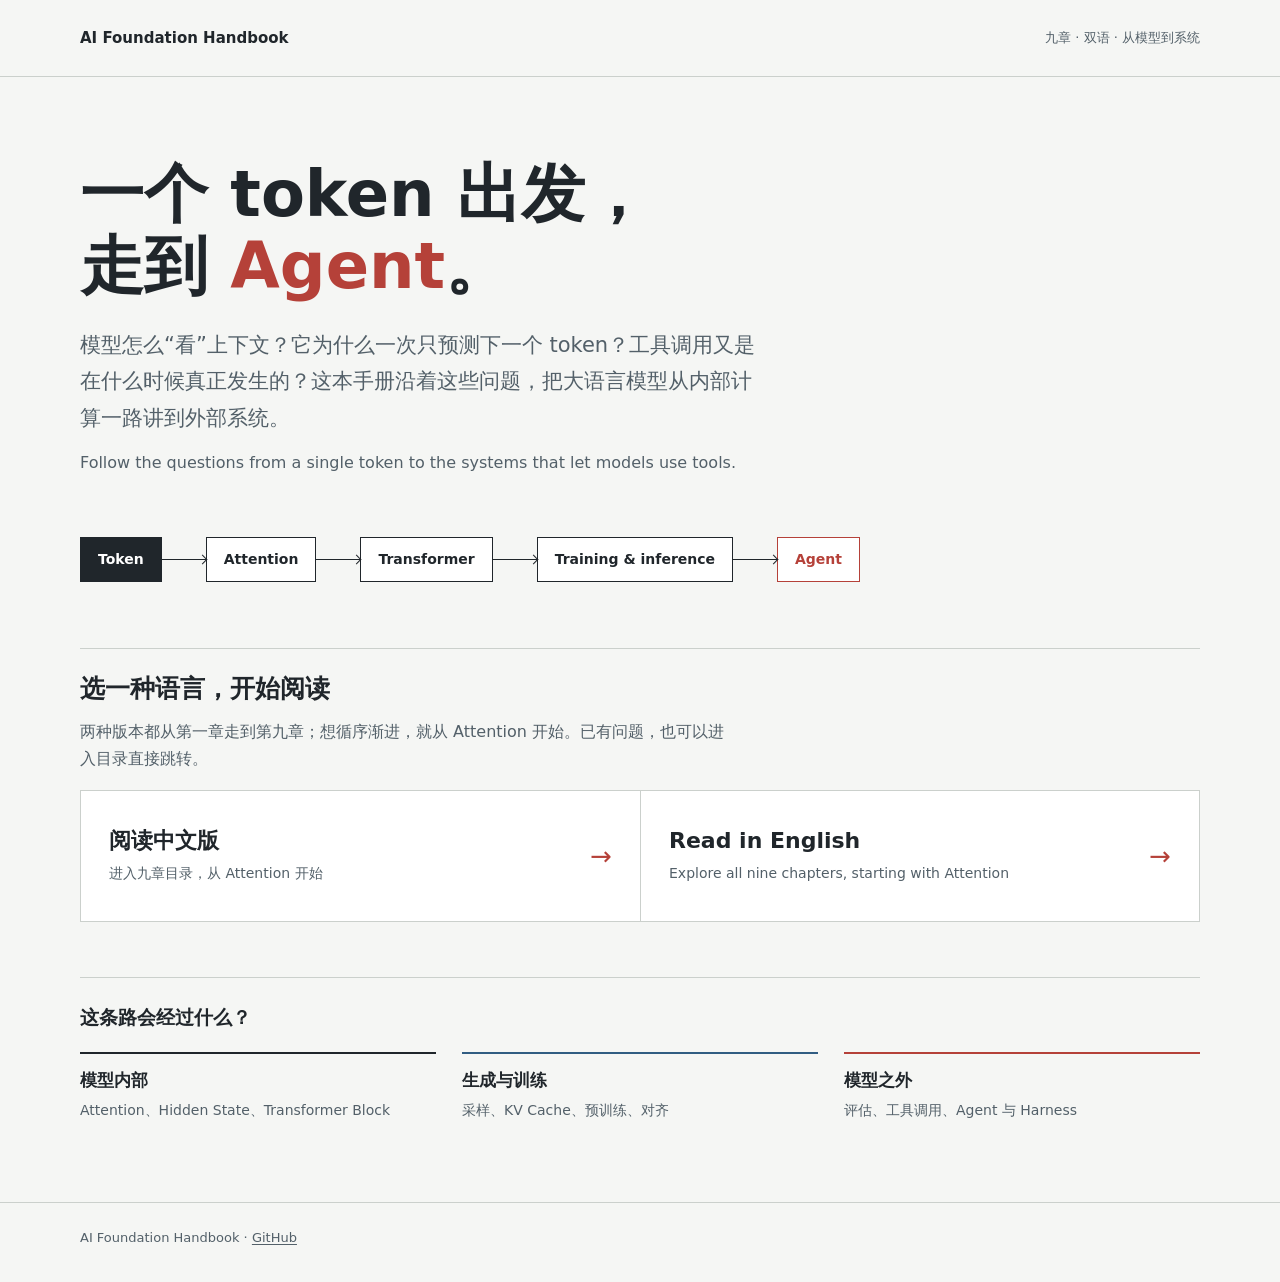
<file: handbook/index.html>
<!doctype html>
<html lang="zh-CN">
<head>
  <meta charset="utf-8">
  <meta name="viewport" content="width=device-width, initial-scale=1">
  <meta name="theme-color" content="#f5f6f4">
  <meta name="description" content="从一个 token 到一个 Agent，循着九章弄懂大语言模型如何工作。中英双语开放手册。">
  <title>AI Foundation Handbook · AI 基础模型手册</title>
  <style>
    :root { color-scheme: light; --paper: #f5f6f4; --ink: #20262b; --muted: #536069; --line: #cbd0cc; --red: #b54139; --blue: #315d82; }
    * { box-sizing: border-box; }
    html { scroll-behavior: smooth; }
    body { margin: 0; background: var(--paper); color: var(--ink); font: 16px/1.65 system-ui, -apple-system, "Segoe UI", sans-serif; }
    ::selection { background: #f3cec6; color: var(--ink); }
    a { color: inherit; text-underline-offset: .18em; }
    a:focus-visible { outline: 3px solid var(--blue); outline-offset: 4px; }
    .wrap { width: min(1120px, calc(100% - 48px)); margin-inline: auto; }
    header { border-bottom: 1px solid var(--line); }
    .topbar { min-height: 76px; display: flex; align-items: center; justify-content: space-between; gap: 20px; }
    .brand { font-size: 15px; font-weight: 750; text-decoration: none; }
    .topbar span { color: var(--muted); font-size: 13px; }
    main { padding-block: clamp(52px, 9vh, 112px) 80px; }
    .intro { max-width: 870px; }
    h1 { margin: 0 0 24px; font-size: clamp(38px, 5vw, 68px); line-height: 1.13; letter-spacing: 0; font-weight: 760; }
    .intro p { margin: 0; max-width: 690px; color: var(--muted); font-size: clamp(17px, 2vw, 21px); line-height: 1.75; }
    .intro p + p { margin-top: 12px; font-size: 16px; }
    .accent { color: var(--red); }
    .diagram { margin: 48px 0 54px; display: flex; align-items: center; gap: 0; max-width: 780px; overflow-x: auto; padding-block: 12px; }
    .diagram span { flex: 0 0 auto; padding: 10px 17px; border: 1px solid var(--ink); background: #fff; font-size: 14px; font-weight: 680; }
    .diagram span:first-child { background: var(--ink); color: #fff; }
    .diagram span:last-child { border-color: var(--red); color: var(--red); }
    .diagram i { flex: 1 0 20px; min-width: 20px; height: 1px; background: var(--ink); position: relative; }
    .diagram i:after { content: ""; position: absolute; right: 0; top: -3px; width: 6px; height: 6px; border-right: 1px solid var(--ink); border-top: 1px solid var(--ink); transform: rotate(45deg); }
    .language { border-top: 1px solid var(--line); }
    .language h2 { margin: 24px 0 14px; font-size: 25px; line-height: 1.3; }
    .language p { max-width: 650px; margin: 0 0 18px; color: var(--muted); }
    .choices { display: grid; grid-template-columns: repeat(2, minmax(0, 1fr)); border: 1px solid var(--line); background: #fff; }
    .choices a { min-height: 130px; padding: 25px 28px; display: flex; align-items: center; justify-content: space-between; gap: 16px; text-decoration: none; transition: background .18s ease; }
    .choices a + a { border-left: 1px solid var(--line); }
    .choices a:hover { background: #f3ebe8; }
    .choices strong { display: block; font-size: 22px; line-height: 1.3; }
    .choices small { display: block; margin-top: 6px; color: var(--muted); font-size: 14px; }
    .choices b { color: var(--red); font-size: 26px; font-weight: 400; }
    .route { margin-top: 55px; border-top: 1px solid var(--line); padding-top: 24px; }
    .route h2 { margin: 0 0 18px; font-size: 19px; }
    .route ol { list-style: none; display: grid; grid-template-columns: repeat(3, minmax(0, 1fr)); gap: 26px; margin: 0; padding: 0; }
    .route li { border-top: 2px solid var(--ink); padding-top: 12px; }
    .route li:nth-child(2) { border-color: var(--blue); }
    .route li:nth-child(3) { border-color: var(--red); }
    .route strong { display: block; font-size: 17px; }
    .route span { display: block; margin-top: 5px; color: var(--muted); font-size: 14px; }
    footer { border-top: 1px solid var(--line); padding-block: 24px 34px; color: var(--muted); font-size: 13px; }
    @media (max-width: 650px) {
      .wrap { width: min(100% - 36px, 1120px); }
      .topbar { min-height: 62px; }
      .topbar span { display: none; }
      .diagram { margin: 32px 0 38px; }
      .diagram span { padding: 8px 12px; font-size: 12px; }
      .choices, .route ol { grid-template-columns: 1fr; }
      .choices a + a { border-left: 0; border-top: 1px solid var(--line); }
      .choices a { min-height: 110px; padding: 20px; }
      .route ol { gap: 14px; }
    }
    @media (prefers-reduced-motion: reduce) { html { scroll-behavior: auto; } .choices a { transition: none; } }
  </style>
</head>
<body>
  <header>
    <div class="wrap topbar"><a class="brand" href="./">AI Foundation Handbook</a><span>九章 · 双语 · 从模型到系统</span></div>
  </header>
  <main class="wrap">
    <section class="intro" aria-labelledby="title">
      <h1 id="title">一个 token 出发，<br>走到 <span class="accent">Agent</span>。</h1>
      <p>模型怎么“看”上下文？它为什么一次只预测下一个 token？工具调用又是在什么时候真正发生的？这本手册沿着这些问题，把大语言模型从内部计算一路讲到外部系统。</p>
      <p lang="en">Follow the questions from a single token to the systems that let models use tools.</p>
    </section>
    <div class="diagram" role="img" aria-label="学习路径：token，Attention，Transformer，训练与推理，Agent">
      <span>Token</span><i></i><span>Attention</span><i></i><span>Transformer</span><i></i><span>Training &amp; inference</span><i></i><span>Agent</span>
    </div>
    <section class="language" aria-labelledby="language-title">
      <h2 id="language-title">选一种语言，开始阅读</h2>
      <p>两种版本都从第一章走到第九章；想循序渐进，就从 Attention 开始。已有问题，也可以进入目录直接跳转。</p>
      <nav class="choices" aria-label="选择手册语言">
        <a href="zh/" lang="zh"><span><strong>阅读中文版</strong><small>进入九章目录，从 Attention 开始</small></span><b aria-hidden="true">→</b></a>
        <a href="en/" lang="en"><span><strong>Read in English</strong><small>Explore all nine chapters, starting with Attention</small></span><b aria-hidden="true">→</b></a>
      </nav>
    </section>
    <section class="route" aria-labelledby="route-title">
      <h2 id="route-title">这条路会经过什么？</h2>
      <ol>
        <li><strong>模型内部</strong><span>Attention、Hidden State、Transformer Block</span></li>
        <li><strong>生成与训练</strong><span>采样、KV Cache、预训练、对齐</span></li>
        <li><strong>模型之外</strong><span>评估、工具调用、Agent 与 Harness</span></li>
      </ol>
    </section>
  </main>
  <footer><div class="wrap">AI Foundation Handbook · <a href="https://github.com/SynapShift/ai-foundation-learning">GitHub</a></div></footer>
</body>
</html>
</file>
